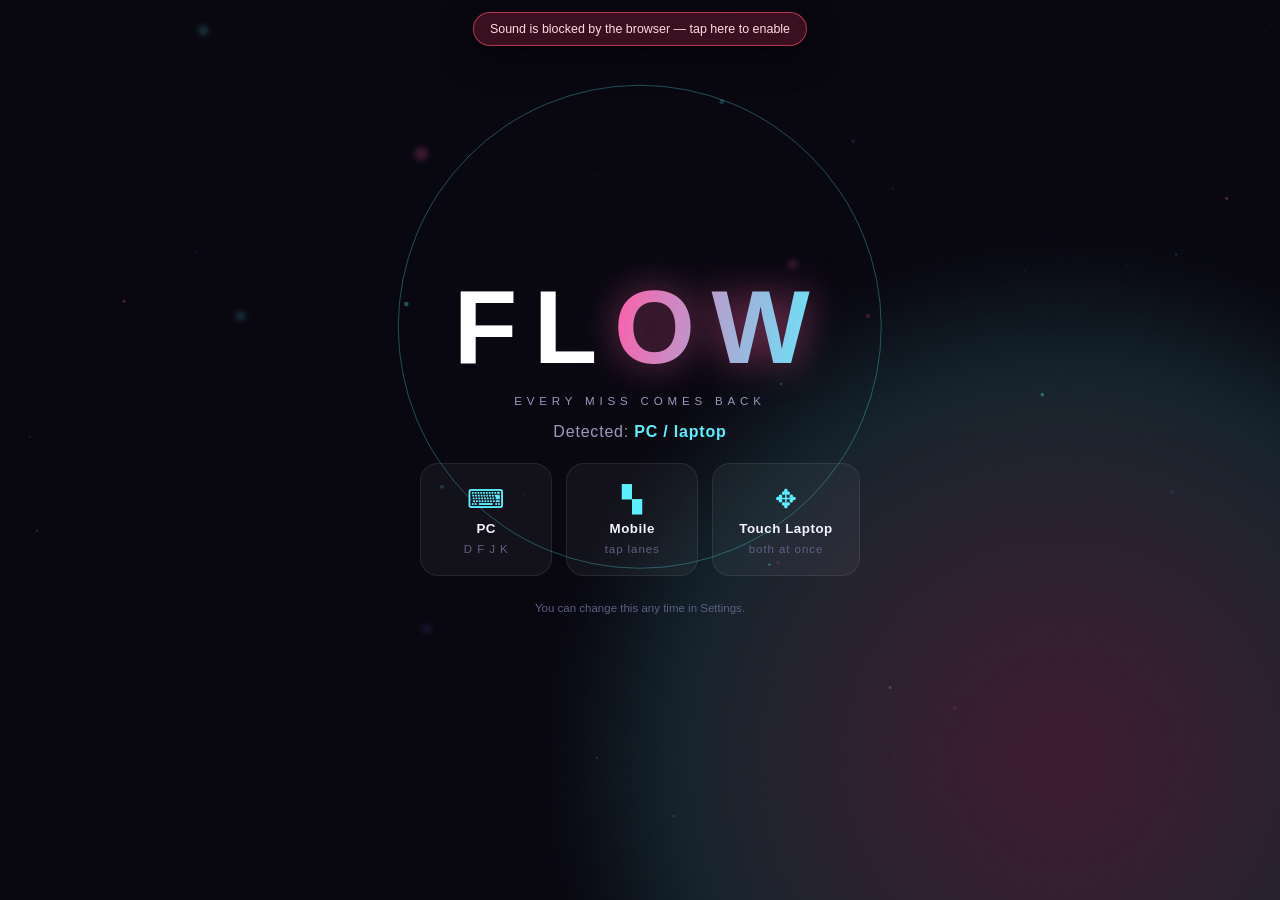
<file: index.html>
<!doctype html>
<html lang="en">
<head>
<meta charset="UTF-8" />
<meta name="viewport" content="width=device-width, initial-scale=1, maximum-scale=1, user-scalable=no, viewport-fit=cover" />
<title>FLOW — Rhythm Reimagined</title>
<meta name="theme-color" content="#07060f" />
<link rel="stylesheet" href="css/style.css" />
</head>
<body>

<div id="fx-layer">
  <canvas id="particle-canvas"></canvas>
  <div class="horizon-glow"></div>
  <div class="grain"></div>
</div>

<!-- ============ BOOT / DEVICE DETECT ============ -->
<section id="screen-boot" class="screen active">
  <div class="boot-content">
    <div class="logo-wrap">
      <h1 class="logo"><span class="logo-a">FL</span><span class="logo-b">OW</span></h1>
      <div class="logo-pulse-ring"></div>
    </div>
    <p class="tagline">every miss comes back</p>

    <div id="boot-detecting" class="boot-detecting">
      <div class="eq-loader"><i></i><i></i><i></i><i></i><i></i></div>
      <p>Reading your device…</p>
    </div>

    <div id="boot-result" class="boot-result hidden">
      <p class="boot-guess-line">Detected: <strong id="boot-guess">—</strong></p>
      <div class="boot-choices">
        <button class="choice-card" data-platform="pc">
          <span class="choice-icon">⌨</span>
          <span class="choice-name">PC</span>
          <small>D F J K</small>
        </button>
        <button class="choice-card" data-platform="mobile">
          <span class="choice-icon">▚</span>
          <span class="choice-name">Mobile</span>
          <small>tap lanes</small>
        </button>
        <button class="choice-card" data-platform="touch">
          <span class="choice-icon">✥</span>
          <span class="choice-name">Touch Laptop</span>
          <small>both at once</small>
        </button>
      </div>
      <p class="boot-hint">You can change this any time in Settings.</p>
    </div>
  </div>
</section>

<!-- ============ MAIN MENU ============ -->
<section id="screen-menu" class="screen">
  <div class="menu-disc" id="menu-disc"><div class="menu-disc-inner"></div></div>

  <header class="menu-header">
    <h1 class="logo tiny"><span class="logo-a">FL</span><span class="logo-b">OW</span></h1>
    <div class="header-actions">
      <button id="btn-settings" class="icon-btn" aria-label="Settings">⚙</button>
    </div>
  </header>

  <div class="menu-body">
    <nav class="mode-list" id="mode-list"></nav>
  </div>

  <footer class="menu-footer">
    <div id="last-played" class="last-played hidden">
      <img id="last-played-art" alt="" />
      <div>
        <div class="lp-label">CONTINUE</div>
        <div id="lp-title" class="lp-title"></div>
      </div>
      <button id="lp-go" class="lp-go">▸</button>
    </div>
    <span id="menu-platform-badge" class="badge"></span>
  </footer>
</section>

<!-- ============ SETTINGS ============ -->
<section id="screen-settings" class="screen">
  <div class="panel-header">
    <button class="back-btn" data-go="screen-menu">←</button>
    <h2>Settings</h2>
  </div>
  <div class="settings-list">
    <label class="setting-row">
      <span>Graphics quality<small>Auto watches your framerate and adapts</small></span>
      <select id="opt-quality">
        <option value="auto">Auto</option>
        <option value="low">Low — old laptops</option>
        <option value="medium">Medium</option>
        <option value="high">High</option>
      </select>
    </label>
    <label class="setting-row">
      <span>Control scheme</span>
      <select id="opt-platform">
        <option value="pc">PC / Keyboard</option>
        <option value="mobile">Mobile / Touch</option>
        <option value="touch">Touch Laptop</option>
      </select>
    </label>
    <label class="setting-row">
      <span>Resolution<small id="res-val">Auto</small><small>Lower = much faster on weak laptops</small></span>
      <input type="range" id="opt-render" min="0" max="150" step="5" value="0" />
    </label>
    <label class="setting-row">
      <span>Volume<small id="vol-val">85%</small></span>
      <input type="range" id="opt-volume" min="0" max="120" step="5" value="85" />
    </label>
    <label class="setting-row">
      <span>Screen shake</span>
      <input type="checkbox" id="opt-shake" checked />
    </label>
    <label class="setting-row">
      <span>Particles</span>
      <input type="checkbox" id="opt-particles" checked />
    </label>
    <label class="setting-row">
      <span>Note trails</span>
      <input type="checkbox" id="opt-trails" checked />
    </label>
    <label class="setting-row">
      <span>Echo Debt<small>Missed notes return later in the song</small></span>
      <input type="checkbox" id="opt-echo" checked />
    </label>
    <label class="setting-row">
      <span>Audio offset<small id="offset-val">0 ms</small></span>
      <input type="range" id="opt-offset" min="-200" max="200" step="5" value="0" />
    </label>
    <div class="setting-row diag">
      <span id="fps-readout">FPS —</span>
      <span id="tier-readout">tier —</span>
    </div>
  </div>
</section>

<!-- ============ SONG / CHAPTER SELECT ============ -->
<section id="screen-select" class="screen">
  <div class="panel-header">
    <button class="back-btn" data-go="screen-menu">←</button>
    <h2 id="select-title">Story Mode</h2>
  </div>
  <p id="select-desc" class="panel-desc"></p>
  <div id="select-grid" class="chapter-grid"></div>
</section>

<!-- ============ NARRATIVE ============ -->
<section id="screen-narrative" class="screen">
  <div class="narrative-wrap">
    <div id="narrative-art" class="narrative-art"><div class="na-ring"></div><div class="na-core"></div></div>
    <div class="narrative-box">
      <div id="narrative-speaker" class="narrative-speaker"></div>
      <p id="narrative-text" class="narrative-text"></p>
      <button id="narrative-continue" class="primary-btn">Continue ▸</button>
    </div>
  </div>
</section>

<!-- ============ YOUR MUSIC — big-picture library ============ -->
<section id="screen-library" class="screen">
  <div class="lib-top">
    <button class="back-btn" data-go="screen-menu">←</button>
    <div class="search-wrap">
      <span class="search-icon">⌕</span>
      <input id="library-search" type="search" placeholder="Search your music…" autocomplete="off" />
    </div>
    <div class="filter-chips" id="filter-chips">
      <button class="chip active" data-filter="all">All</button>
      <button class="chip" data-filter="title">Songs</button>
      <button class="chip" data-filter="artist">Artists</button>
    </div>
    <button id="btn-add-folder" class="ghost-btn small">Folder</button>
    <button id="btn-add-track" class="primary-btn small">＋ Add</button>
  </div>

  <div id="lib-hero" class="lib-hero hidden">
    <div class="hero-art-wrap">
      <img id="hero-art" alt="" />
      <div id="hero-glow" class="hero-glow"></div>
    </div>
    <div class="hero-info">
      <div id="hero-album" class="hero-album"></div>
      <h3 id="hero-title" class="hero-title"></h3>
      <div id="hero-artist" class="hero-artist"></div>
      <div id="hero-meta" class="hero-meta"></div>
      <div class="hero-actions">
        <button id="hero-play" class="primary-btn">▶ Play</button>
        <button id="hero-lyrics" class="ghost-btn small">Lyrics</button>
        <button id="hero-delete" class="ghost-btn small danger">Remove</button>
      </div>
    </div>
  </div>

  <div id="library-empty" class="library-empty">
    <div class="empty-art"></div>
    <p>Drag in songs — or a whole folder — and Flow reads each file's own title, artist and cover art, builds a chart from its waveform, and paints the stage with the cover's colours.<br><br>MP3 · M4A · FLAC · OGG · WAV</p>
    <button id="btn-streaming" class="streaming-link">Why can't I connect Spotify or Apple Music?</button>
  </div>

  <div id="library-grid" class="library-grid"></div>
  <div id="lib-count" class="lib-count"></div>

  <input type="file" id="file-batch" accept="audio/*,image/*,.lrc,.txt,.mp3,.m4a,.flac,.ogg,.opus,.wav" multiple class="hidden-input" />
  <input type="file" id="file-folder" webkitdirectory directory multiple class="hidden-input" />
</section>

<!-- ============ LYRICS EDITOR (no file needed) ============ -->
<div id="modal-lyrics" class="modal hidden">
  <div class="modal-card wide">
    <h3>Lyrics — <span id="lyr-song"></span></h3>
    <p class="modal-note">
      Paste lyrics straight in, or fetch timed lyrics from LRCLIB (a free, open
      lyrics database — no account needed). Timestamped <code>[mm:ss.xx]</code>
      lines scroll in sync; plain text is spread evenly across the song.
    </p>
    <div class="lyr-actions">
      <button id="lyr-fetch" class="primary-btn small">⌕ Find lyrics online</button>
      <span id="lyr-status" class="lyr-status"></span>
    </div>
    <textarea id="lyr-text" class="lyr-text" spellcheck="false"
      placeholder="[00:12.50]Paste or type lyrics here&#10;[00:15.00]Timestamps are optional"></textarea>
    <div class="modal-actions">
      <button id="lyr-clear" class="ghost-btn small danger">Clear</button>
      <button id="lyr-cancel" class="ghost-btn">Cancel</button>
      <button id="lyr-save" class="primary-btn">Save lyrics</button>
    </div>
  </div>
</div>

<div id="drop-overlay" class="drop-overlay hidden">
  <div class="drop-inner">
    <div class="drop-icon">♪</div>
    <div class="drop-title">Drop songs or a whole folder</div>
    <div class="drop-sub">Cover art and titles are read from the files themselves</div>
  </div>
</div>

<button id="audio-blocked" class="audio-blocked hidden">Sound is blocked by the browser — tap here to enable</button>

<div id="import-toast" class="import-toast hidden">
  <div class="it-bar"><i id="it-fill"></i></div>
  <div id="it-text" class="it-text">Importing…</div>
</div>

<div id="error-toast" class="error-toast hidden">
  <div id="error-text"></div>
  <button id="error-close">✕</button>
</div>

<!-- ============ STREAMING MODAL ============ -->
<div id="modal-connect" class="modal hidden">
  <div class="modal-card">
    <h3>Spotify / Apple Music</h3>
    <p class="modal-note">
      Full-track playback from either service needs a registered developer app,
      OAuth secrets held on a server, and a paid account — none of which can be
      shipped safely inside a downloadable client. The workaround other sites use
      is searching by song name, which is exactly the "random artist, same title"
      mess you didn't want.
    </p>
    <ul class="modal-list">
      <li><b>Working path:</b> <strong>Your Music</strong> imports any file you own. Exact song, exact cover, works offline.</li>
      <li><b>If you host a backend:</b> add your credentials in <code>js/streaming-config.js</code> and set <code>ENABLED = true</code> — the hooks are already wired in <code>js/streaming.js</code>.</li>
    </ul>
    <div class="modal-actions"><button id="connect-close" class="primary-btn">Got it</button></div>
  </div>
</div>

<!-- ============ GAME ============ -->
<section id="screen-game" class="screen">
  <canvas id="game-canvas"></canvas>
  <div id="game-flash" class="game-flash"></div>
  <div id="game-vignette"></div>

  <div class="hud-top">
    <div class="hud-left">
      <div id="hud-score">0</div>
      <div id="hud-mode-chip" class="mode-chip"></div>
    </div>
    <div id="album-corner" class="album-corner hidden">
      <img id="album-corner-img" alt="" />
      <div class="album-corner-text">
        <div id="album-corner-title"></div>
        <div id="album-corner-artist"></div>
      </div>
    </div>
    <button id="btn-pause" class="icon-btn">❚❚</button>
  </div>

  <div class="hud-combo-wrap">
    <div id="hud-combo" class="hud-combo hidden"><b id="combo-num">0</b><small>COMBO</small></div>
  </div>

  <div class="flow-rail">
    <div id="flow-meter" class="flow-meter"><div id="flow-fill" class="flow-fill"></div></div>
    <div class="flow-label">FLOW</div>
    <div id="echo-debt" class="echo-debt hidden">ECHO ×<b id="echo-count">0</b></div>
  </div>

  <div id="ghost-hud" class="ghost-hud hidden">
    <span>GHOST</span><b id="ghost-score">0</b>
    <div id="ghost-delta" class="ghost-delta"></div>
  </div>

  <div id="lyrics-panel" class="lyrics-panel hidden">
    <div class="lyrics-fade-top"></div>
    <div id="lyrics-scroll" class="lyrics-scroll"></div>
    <div class="lyrics-fade-bottom"></div>
  </div>

  <div id="touch-lanes" class="touch-lanes hidden"></div>

  <div id="combo-wash" class="combo-wash"></div>
  <div id="judge-float" class="judge-float"></div>
  <div id="judgement-pop" class="judgement-pop"></div>
  <div id="event-banner" class="event-banner"></div>

  <div id="pause-overlay" class="modal hidden">
    <div class="modal-card">
      <h3>Paused</h3>
      <div class="modal-actions vertical">
        <button id="btn-resume" class="primary-btn">Resume</button>
        <button id="btn-restart" class="ghost-btn">Restart</button>
        <button id="btn-quit" class="ghost-btn">Quit</button>
      </div>
    </div>
  </div>
</section>

<!-- ============ RESULTS ============ -->
<section id="screen-results" class="screen">
  <div class="results-wrap">
    <div id="results-sub" class="results-sub"></div>
    <h2 id="results-title">Complete</h2>
    <div class="results-grade-wrap">
      <div class="grade-burst"></div>
      <div class="results-grade" id="results-grade">S</div>
    </div>
    <div class="results-stats">
      <div><span id="stat-score">0</span><small>SCORE</small></div>
      <div><span id="stat-combo">0</span><small>MAX COMBO</small></div>
      <div><span id="stat-accuracy">0%</span><small>ACCURACY</small></div>
    </div>
    <div class="results-breakdown">
      <div class="judge-row perfect"><span>Perfect</span><i id="bar-perfect"></i><span id="j-perfect">0</span></div>
      <div class="judge-row great"><span>Great</span><i id="bar-great"></i><span id="j-great">0</span></div>
      <div class="judge-row good"><span>Good</span><i id="bar-good"></i><span id="j-good">0</span></div>
      <div class="judge-row miss"><span>Miss</span><i id="bar-miss"></i><span id="j-miss">0</span></div>
    </div>
    <div id="results-extra" class="results-extra"></div>
    <div class="modal-actions center">
      <button id="results-retry" class="ghost-btn">Retry</button>
      <button id="results-continue" class="primary-btn">Continue</button>
    </div>
  </div>
</section>

<script src="js/vendor/three.min.js"></script>
<script src="js/device.js"></script>
<script src="js/tags.js"></script>
<script src="js/persist.js"></script>
<script src="js/color.js"></script>
<script src="js/audio-engine.js"></script>
<script src="js/composer.js"></script>
<script src="js/story-data.js"></script>
<script src="js/modes.js"></script>
<script src="js/ghost.js"></script>
<script src="js/streaming-config.js"></script>
<script src="js/streaming.js"></script>
<script src="js/library.js"></script>
<script src="js/lyrics.js"></script>
<script src="js/vfx.js"></script>
<script src="js/game.js"></script>
<script src="js/main.js"></script>
</body>
</html>
</file>
<file: css/style.css>
/* ============================================================
   FLOW — visual system
   Palette is driven by CSS vars so album art can retint the
   entire UI at runtime (see js/color.js applyPalette).
   ============================================================ */
:root{
  --bg: #07060f;
  --bg2: #0e0c1e;
  --p1: #7c5cff;   /* primary   */
  --p2: #ff5ca8;   /* secondary */
  --p3: #5cf0ff;   /* accent    */
  --text: #f4f3ff;
  --dim: #9b98be;
  --dimmer: #625f85;
  --card: rgba(255,255,255,.045);
  --line: rgba(255,255,255,.08);
  --miss: #ff5470;
  --safe-t: env(safe-area-inset-top, 0px);
  --safe-b: env(safe-area-inset-bottom, 0px);
  --safe-l: env(safe-area-inset-left, 0px);
  --safe-r: env(safe-area-inset-right, 0px);
}

*{ box-sizing:border-box; -webkit-tap-highlight-color:transparent; }
html,body{
  margin:0; height:100%; overflow:hidden; background:var(--bg); color:var(--text);
  font-family:-apple-system,BlinkMacSystemFont,"Segoe UI",Roboto,Inter,sans-serif;
  touch-action:none; user-select:none; -webkit-user-select:none;
}
button,select,input{ font-family:inherit; color:inherit; }
.hidden{ display:none !important; }

/* ---------- ambient FX layer (behind every menu screen) ---------- */
#fx-layer{ position:fixed; inset:0; z-index:0; pointer-events:none; overflow:hidden; }
#particle-canvas{ position:absolute; inset:0; width:100%; height:100%; }
.horizon-glow{
  position:absolute; right:-22vmax; bottom:-28vmax; width:78vmax; height:78vmax; border-radius:50%;
  background:radial-gradient(circle,
    color-mix(in srgb, var(--p2) 22%, transparent),
    color-mix(in srgb, var(--p3) 12%, transparent) 55%, transparent 72%);
  filter:blur(24px);
  animation:horizonBreathe 160s ease-in-out infinite alternate;
}
@keyframes horizonBreathe{
  0%{ transform:scale(1) translate(0,0); filter:blur(24px) hue-rotate(0deg); }
  100%{ transform:scale(1.12) translate(-4vmax,-3vmax); filter:blur(30px) hue-rotate(38deg); }
}
.grain{
  position:absolute; inset:0; opacity:.03;
  background-image:url("data:image/svg+xml;utf8,<svg xmlns='http://www.w3.org/2000/svg' width='120' height='120'><filter id='n'><feTurbulence type='fractalNoise' baseFrequency='.9' numOctaves='3'/></filter><rect width='120' height='120' filter='url(%23n)'/></svg>");
}
body.in-game #fx-layer{ display:none; }

/* ---------- screens ---------- */
.screen{
  position:fixed; inset:0; display:none; flex-direction:column; z-index:1;
  padding:var(--safe-t) var(--safe-r) var(--safe-b) var(--safe-l);
}
.screen.active{ display:flex; animation:screenIn .5s cubic-bezier(.2,.9,.25,1); }
@keyframes screenIn{
  from{ opacity:0; transform:translateY(18px) scale(.985); filter:blur(6px); }
  to{ opacity:1; transform:none; filter:none; }
}

/* ---------- logo ---------- */
.logo-wrap{ position:relative; display:inline-block; }
.logo{
  font-size:clamp(3.4rem,13vw,6.5rem); margin:0; font-weight:900; letter-spacing:.16em;
  line-height:1;
}
.logo .logo-a{ color:#fff; }
.logo .logo-b{
  background:linear-gradient(100deg,var(--p2),var(--p3));
  -webkit-background-clip:text; background-clip:text; color:transparent;
  filter:drop-shadow(0 0 18px color-mix(in srgb, var(--p2) 55%, transparent));
}
.logo.tiny{ font-size:1.35rem; letter-spacing:.22em; }
.logo-pulse-ring{
  position:absolute; left:50%; top:50%; width:130%; aspect-ratio:1; translate:-50% -50%;
  border:1px solid color-mix(in srgb, var(--p3) 30%, transparent); border-radius:50%;
  animation:ringPulse 4.5s ease-out infinite;
}
@keyframes ringPulse{
  0%{ transform:scale(.55); opacity:0; }
  25%{ opacity:.55; }
  100%{ transform:scale(1.5); opacity:0; }
}

/* ---------- boot ---------- */
#screen-boot{ align-items:center; justify-content:center; text-align:center; }
.boot-content{ padding:24px; max-width:760px; }
.tagline{ color:var(--dim); letter-spacing:.42em; font-size:.72rem; text-transform:uppercase; margin-top:1rem; }
.eq-loader{ display:flex; gap:5px; justify-content:center; height:34px; align-items:flex-end; margin:2rem 0 .6rem; }
.eq-loader i{ width:4px; background:linear-gradient(180deg,var(--p3),var(--p1)); border-radius:2px; animation:eq 1s ease-in-out infinite; }
.eq-loader i:nth-child(1){ animation-delay:0s } .eq-loader i:nth-child(2){ animation-delay:.12s }
.eq-loader i:nth-child(3){ animation-delay:.24s } .eq-loader i:nth-child(4){ animation-delay:.36s }
.eq-loader i:nth-child(5){ animation-delay:.48s }
@keyframes eq{ 0%,100%{ height:8px; opacity:.5 } 50%{ height:32px; opacity:1 } }
.boot-detecting p{ color:var(--dimmer); font-size:.85rem; letter-spacing:.12em; }
.boot-guess-line{ color:var(--dim); letter-spacing:.05em; margin-bottom:1.4rem; }
.boot-guess-line strong{ color:var(--p3); }
.boot-choices{ display:flex; gap:14px; flex-wrap:wrap; justify-content:center; }
.choice-card{
  background:var(--card); border:1px solid var(--line); border-radius:18px; cursor:pointer;
  padding:20px 26px; min-width:132px; display:flex; flex-direction:column; align-items:center; gap:7px;
  transition:transform .22s cubic-bezier(.2,.9,.25,1), background .22s, box-shadow .22s, border-color .22s;
  animation:cardRise .5s backwards cubic-bezier(.2,.9,.25,1);
}
.choice-card:nth-child(2){ animation-delay:.07s } .choice-card:nth-child(3){ animation-delay:.14s }
@keyframes cardRise{ from{ opacity:0; transform:translateY(20px) } }
.choice-card:hover,.choice-card:active{
  transform:translateY(-6px); background:color-mix(in srgb, var(--p1) 16%, transparent);
  border-color:color-mix(in srgb, var(--p1) 45%, transparent);
  box-shadow:0 16px 40px color-mix(in srgb, var(--p1) 24%, transparent);
}
.choice-icon{ font-size:1.6rem; color:var(--p3); }
.choice-name{ font-weight:700; letter-spacing:.04em; }
.choice-card small{ color:var(--dimmer); font-size:.72rem; letter-spacing:.08em; }
.boot-hint{ color:var(--dimmer); font-size:.72rem; margin-top:1.6rem; }

/* ---------- menu ---------- */
#screen-menu{ overflow:hidden; }
.menu-disc{
  position:absolute; right:-12vmin; top:50%; translate:0 -50%;
  width:min(54vh,50vw); aspect-ratio:1; border-radius:50%; opacity:.14; pointer-events:none;
  background:conic-gradient(from 0deg, var(--p1), var(--p2), var(--p3), var(--p1));
  filter:blur(14px); animation:discSpin 46s linear infinite;
  mask:radial-gradient(circle, transparent 22%, #000 24%, #000 74%, transparent 76%);
  -webkit-mask:radial-gradient(circle, transparent 22%, #000 24%, #000 74%, transparent 76%);
  transition:background .9s ease;
}
.menu-disc-inner{
  position:absolute; inset:16%; border-radius:50%;
  border:1px solid rgba(255,255,255,.12);
  animation:discSpin 30s linear infinite reverse;
}
@keyframes discSpin{ to{ transform:rotate(360deg) } }
@media (max-width:720px){ .menu-disc{ opacity:.22; right:-24vmin; } }

.menu-header{ display:flex; align-items:center; justify-content:space-between; padding:18px 22px; }
.icon-btn{
  background:var(--card); border:1px solid var(--line); width:42px; height:42px; border-radius:50%;
  font-size:1rem; cursor:pointer; transition:transform .18s, background .18s;
}
.icon-btn:hover{ background:color-mix(in srgb, var(--p1) 20%, transparent); }
.icon-btn:active{ transform:scale(.9); }

.menu-body{ flex:1; display:flex; align-items:center; padding:0 22px; min-height:0; }
.mode-list{ display:flex; flex-direction:column; gap:2px; width:100%; max-width:420px; overflow-y:auto; max-height:100%; padding:6px 0; }
.mode-list::-webkit-scrollbar{ width:0 }

.mode-item{
  background:none; border:none; text-align:left; cursor:pointer; padding:9px 14px 9px 16px;
  border-radius:12px; position:relative; display:block; width:100%;
  transition:background .2s, transform .2s, padding-left .2s;
  animation:itemIn .5s backwards cubic-bezier(.2,.9,.25,1);
}
@keyframes itemIn{ from{ opacity:0; transform:translateX(-16px) } }
.mode-item::before{
  content:""; position:absolute; left:0; top:50%; translate:0 -50%; width:2px; height:0;
  background:linear-gradient(180deg,var(--p3),var(--p2)); border-radius:2px; transition:height .25s ease;
}
.mode-item .mi-name{
  display:block; font-size:1.12rem; font-weight:700; color:var(--dim); letter-spacing:.03em;
  transition:color .2s, text-shadow .2s;
}
.mode-item .mi-sub{
  display:block; font-size:.66rem; letter-spacing:.16em; color:var(--dimmer);
  text-transform:uppercase; margin-top:2px; font-variant-numeric:tabular-nums;
}
.mode-item:hover,.mode-item:focus-visible,.mode-item.focused{
  background:linear-gradient(90deg, color-mix(in srgb, var(--p1) 14%, transparent), transparent);
  padding-left:22px; outline:none;
}
.mode-item:hover::before,.mode-item.focused::before{ height:62%; }
.mode-item:hover .mi-name,.mode-item.focused .mi-name{
  color:#fff; text-shadow:0 0 20px color-mix(in srgb, var(--p2) 70%, transparent);
  animation:focusBreathe 3.4s ease-in-out infinite;
}
@keyframes focusBreathe{ 0%,100%{ opacity:1 } 50%{ opacity:.86 } }
.mode-item.group-gap{ margin-top:14px; }
.mode-item.locked{ opacity:.35; cursor:not-allowed; }
.mode-item .mi-tag{
  position:absolute; right:14px; top:50%; translate:0 -50%; font-size:.58rem; letter-spacing:.14em;
  padding:3px 8px; border-radius:20px; border:1px solid var(--line); color:var(--p3);
}

.menu-footer{ padding:0 22px 18px; display:flex; align-items:center; gap:12px; flex-wrap:wrap; }
.last-played{
  display:flex; align-items:center; gap:10px; background:var(--card); border:1px solid var(--line);
  border-radius:14px; padding:7px 10px; animation:cardRise .6s backwards;
}
.last-played img{ width:36px; height:36px; border-radius:8px; object-fit:cover; }
.lp-label{ font-size:.55rem; letter-spacing:.2em; color:var(--dimmer); }
.lp-title{ font-size:.82rem; font-weight:600; max-width:170px; overflow:hidden; text-overflow:ellipsis; white-space:nowrap; }
.lp-go{ background:none; border:none; color:var(--p3); font-size:1.1rem; cursor:pointer; padding:4px 6px; }
.badge{
  background:var(--card); border:1px solid var(--line); border-radius:20px;
  padding:5px 14px; font-size:.68rem; color:var(--dimmer); letter-spacing:.06em; margin-left:auto;
}

/* ---------- panels ---------- */
.panel-header{ display:flex; align-items:center; gap:14px; padding:20px 22px 8px; }
.panel-header h2{ margin:0; font-size:1.3rem; letter-spacing:.04em; }
.panel-desc{ margin:0 22px 14px; color:var(--dimmer); font-size:.8rem; max-width:640px; line-height:1.5; }
.back-btn{
  background:var(--card); border:1px solid var(--line); width:38px; height:38px; border-radius:50%;
  cursor:pointer; font-size:1rem; transition:transform .18s, background .18s;
}
.back-btn:hover{ background:color-mix(in srgb, var(--p1) 20%, transparent); }
.back-btn:active{ transform:scale(.9) }

.settings-list{ padding:0 22px 22px; display:flex; flex-direction:column; gap:10px; overflow-y:auto; }
.setting-row{
  display:flex; align-items:center; justify-content:space-between; gap:14px;
  background:var(--card); border:1px solid var(--line); padding:14px 16px; border-radius:14px;
}
.setting-row span{ display:flex; flex-direction:column; gap:3px; font-size:.92rem; }
.setting-row small{ color:var(--dimmer); font-size:.7rem; font-weight:400; }
.setting-row select{ background:#17152c; border:1px solid var(--line); border-radius:9px; padding:7px 10px; }
.setting-row input[type=checkbox]{ width:20px; height:20px; accent-color:var(--p1); flex-shrink:0; }
.setting-row input[type=range]{ accent-color:var(--p1); width:140px; }
.setting-row.diag{ color:var(--dimmer); font-size:.72rem; letter-spacing:.1em; justify-content:space-around; }

/* ---------- chapter / song grid ---------- */
.chapter-grid{
  flex:1; overflow-y:auto; padding:4px 22px 22px; display:grid; gap:14px;
  grid-template-columns:repeat(auto-fill,minmax(212px,1fr)); align-content:start;
}
.chapter-card{
  border-radius:18px; padding:16px; min-height:158px; cursor:pointer; position:relative; overflow:hidden;
  border:1px solid var(--line); display:flex; flex-direction:column; justify-content:flex-end;
  transition:transform .25s cubic-bezier(.2,.9,.25,1), box-shadow .25s;
  animation:cardRise .5s backwards cubic-bezier(.2,.9,.25,1); color:#fff;
}
.chapter-card::after{
  content:""; position:absolute; inset:0;
  background:linear-gradient(180deg, transparent 35%, rgba(0,0,0,.62));
}
.chapter-card > *{ position:relative; z-index:1; }
.chapter-card:hover,.chapter-card:active{ transform:translateY(-6px) scale(1.015); box-shadow:0 20px 46px rgba(0,0,0,.5); }
.chapter-card .cc-shine{
  position:absolute; inset:0; z-index:0; opacity:0;
  background:linear-gradient(115deg,transparent 40%,rgba(255,255,255,.22) 50%,transparent 60%);
  transition:opacity .3s; transform:translateX(-60%);
}
.chapter-card:hover .cc-shine{ opacity:1; animation:shine 1.1s ease forwards; }
@keyframes shine{ to{ transform:translateX(60%) } }
.cc-num{ position:absolute; top:14px; left:16px; font-size:.6rem; letter-spacing:.2em; opacity:.85; z-index:1; }
.cc-title{ font-weight:800; font-size:1.14rem; letter-spacing:.01em; }
.cc-meta{ font-size:.7rem; opacity:.85; letter-spacing:.1em; margin-top:3px; }
.cc-best{ font-size:.66rem; opacity:.9; margin-top:6px; letter-spacing:.08em; }
.cc-grade{
  position:absolute; top:12px; right:14px; z-index:1; font-weight:900; font-size:1.5rem;
  text-shadow:0 2px 14px rgba(0,0,0,.5);
}

/* ---------- narrative ---------- */
#screen-narrative{ align-items:center; justify-content:center; }
.narrative-wrap{ width:min(720px,92vw); display:flex; flex-direction:column; align-items:center; gap:22px; }
.narrative-art{ position:relative; width:150px; height:150px; animation:floatY 4s ease-in-out infinite; }
.na-core{
  position:absolute; inset:12%; border-radius:50%;
  background:radial-gradient(circle at 35% 30%, var(--p3), var(--p1) 55%, var(--p2));
  filter:blur(1px); box-shadow:0 0 60px color-mix(in srgb, var(--p1) 60%, transparent);
  animation:corePulse 3s ease-in-out infinite;
}
.na-ring{
  position:absolute; inset:0; border-radius:50%; border:1px solid color-mix(in srgb, var(--p3) 40%, transparent);
  animation:ringPulse 3.4s ease-out infinite;
}
@keyframes corePulse{ 0%,100%{ transform:scale(1) } 50%{ transform:scale(1.07) } }
@keyframes floatY{ 0%,100%{ transform:translateY(0) } 50%{ transform:translateY(-12px) } }
.narrative-box{ background:var(--card); border:1px solid var(--line); border-radius:20px; padding:24px; width:100%; backdrop-filter:blur(8px); }
.narrative-speaker{ font-weight:700; color:var(--p3); margin-bottom:8px; letter-spacing:.16em; font-size:.72rem; text-transform:uppercase; }
.narrative-text{ min-height:74px; line-height:1.65; margin:0 0 16px; font-size:1.02rem; }
.narrative-text .caret{ display:inline-block; width:2px; height:1em; background:var(--p3); vertical-align:-2px; animation:blink .8s steps(1) infinite; }
@keyframes blink{ 50%{ opacity:0 } }

/* ---------- buttons ---------- */
.primary-btn{
  background:linear-gradient(115deg,var(--p1),var(--p2)); border:none; color:#fff;
  padding:13px 24px; border-radius:13px; font-weight:700; cursor:pointer; letter-spacing:.03em;
  transition:transform .16s, box-shadow .16s, filter .16s; position:relative; overflow:hidden;
}
.primary-btn:hover{ box-shadow:0 10px 30px color-mix(in srgb, var(--p1) 40%, transparent); filter:brightness(1.08); }
.primary-btn:active{ transform:scale(.96) }
.primary-btn.small{ padding:9px 16px; font-size:.85rem }
.ghost-btn{
  background:transparent; border:1px solid var(--line); padding:13px 24px; border-radius:13px; cursor:pointer;
  transition:background .16s, transform .16s;
}
.ghost-btn:hover{ background:var(--card) }
.ghost-btn:active{ transform:scale(.96) }

/* ---------- library ---------- */
.library-toolbar{ display:flex; gap:10px; padding:0 22px 14px; }
.search-wrap{ flex:1; position:relative; display:flex; align-items:center; }
.search-icon{ position:absolute; left:14px; color:var(--dimmer); font-size:1.05rem; }
#library-search{
  width:100%; background:var(--card); border:1px solid var(--line); border-radius:13px;
  padding:12px 14px 12px 38px; font-size:.95rem; transition:border-color .2s, background .2s;
}
#library-search:focus{ outline:none; border-color:color-mix(in srgb, var(--p1) 55%, transparent); background:rgba(255,255,255,.07); }
.library-empty{ text-align:center; color:var(--dimmer); padding:36px 30px; max-width:460px; margin:0 auto; font-size:.88rem; line-height:1.6; }
.empty-art{
  width:86px; height:86px; margin:0 auto 18px; border-radius:20px;
  background:conic-gradient(from 0deg,var(--p1),var(--p2),var(--p3),var(--p1));
  animation:discSpin 20s linear infinite; opacity:.5;
  mask:radial-gradient(circle,transparent 26%,#000 28%);
  -webkit-mask:radial-gradient(circle,transparent 26%,#000 28%);
}
.streaming-link{
  background:none; border:none; color:var(--dimmer); font-size:.72rem; letter-spacing:.06em;
  text-decoration:underline; text-underline-offset:3px; cursor:pointer; padding:2px 22px 12px; text-align:left;
  align-self:flex-start;
}
.streaming-link:hover{ color:var(--p3); }
.hidden-input{ display:none }

/* ---------- modal ---------- */
.modal{
  position:fixed; inset:0; background:rgba(4,3,10,.72); backdrop-filter:blur(8px);
  display:flex; align-items:center; justify-content:center; z-index:60; padding:16px;
  animation:fadeIn .25s ease;
}
@keyframes fadeIn{ from{ opacity:0 } }
.modal.hidden{ display:none }
.modal-card{
  background:var(--bg2); border:1px solid var(--line); border-radius:22px; padding:24px;
  width:min(460px,94vw); max-height:88vh; overflow-y:auto;
  animation:modalIn .32s cubic-bezier(.2,.9,.25,1);
}
@keyframes modalIn{ from{ opacity:0; transform:translateY(24px) scale(.96) } }
.modal-card h3{ margin:0 0 16px; letter-spacing:.02em }
.modal-note{ color:var(--dim); font-size:.86rem; line-height:1.6 }
.modal-list{ font-size:.83rem; color:var(--dim); line-height:1.7; padding-left:1.1em }
.modal-list b{ color:var(--p3) }
code{ background:rgba(255,255,255,.08); padding:1px 6px; border-radius:5px; font-size:.85em }
.upload-row{
  width:100%; text-align:left; background:var(--card); border:1px solid var(--line);
  padding:14px; border-radius:12px; margin-bottom:9px; cursor:pointer; display:flex; gap:11px; align-items:center;
  transition:background .18s, border-color .18s;
}
.upload-row:hover{ background:rgba(255,255,255,.07); border-color:color-mix(in srgb, var(--p1) 40%, transparent) }
.upload-row b{ font-size:1.1rem }
.upload-row span{ font-size:.88rem; overflow:hidden; text-overflow:ellipsis; white-space:nowrap }
.art-preview-wrap{ text-align:center; margin-bottom:12px }
.art-preview-wrap img{ width:110px; height:110px; object-fit:cover; border-radius:16px; box-shadow:0 12px 34px rgba(0,0,0,.5) }
.art-swatches{ display:flex; gap:6px; justify-content:center; margin-top:9px }
.art-swatches i{ width:26px; height:8px; border-radius:5px; animation:cardRise .4s backwards }
.field{ display:block; margin-bottom:11px }
.field span{ display:block; font-size:.72rem; color:var(--dimmer); margin-bottom:5px; letter-spacing:.1em; text-transform:uppercase }
.field input{ width:100%; background:var(--card); border:1px solid var(--line); padding:11px 13px; border-radius:11px }
.field input:focus{ outline:none; border-color:color-mix(in srgb, var(--p1) 55%, transparent) }
.modal-actions{ display:flex; gap:10px; justify-content:flex-end; margin-top:16px }
.modal-actions.vertical{ flex-direction:column }
.modal-actions.center{ justify-content:center }

/* ---------- game ---------- */
#screen-game{ padding:0; background:#000 }
#game-canvas{ position:absolute; inset:0; width:100%; height:100%; display:block }
#game-vignette{ position:absolute; inset:0; pointer-events:none; box-shadow:inset 0 0 190px rgba(0,0,0,.8) }
.game-flash{
  position:absolute; inset:0; pointer-events:none; opacity:0; z-index:3;
  background:radial-gradient(ellipse at 50% 96%, var(--flash-color,#fff), transparent 46%);
}
.game-flash.fire{ animation:flashFire .3s ease-out }
@keyframes flashFire{ 0%{ opacity:.28 } 100%{ opacity:0 } }

.hud-top{
  position:absolute; top:calc(var(--safe-t) + 12px); left:0; right:0; z-index:6;
  display:flex; align-items:flex-start; justify-content:space-between; padding:0 16px; pointer-events:none;
}
.hud-top .icon-btn{ pointer-events:auto }
.hud-left{ display:flex; flex-direction:column; gap:5px }
#hud-score{
  font-size:1.75rem; font-weight:800; font-variant-numeric:tabular-nums; line-height:1;
  text-shadow:0 0 22px color-mix(in srgb, var(--p1) 80%, transparent);
}
#hud-score.bump{ animation:scoreBump .22s ease-out }
@keyframes scoreBump{ 0%{ transform:scale(1.16) } 100%{ transform:scale(1) } }
.mode-chip{
  font-size:.56rem; letter-spacing:.18em; color:var(--p3); text-transform:uppercase;
  border:1px solid color-mix(in srgb, var(--p3) 35%, transparent); border-radius:20px; padding:2px 9px; align-self:flex-start;
}
.album-corner{
  display:flex; align-items:center; gap:9px; background:rgba(0,0,0,.4); border-radius:14px;
  padding:6px 11px; backdrop-filter:blur(6px); border:1px solid var(--line); pointer-events:none;
}
.album-corner img{ width:36px; height:36px; border-radius:9px; object-fit:cover }
.album-corner-text{ font-size:.7rem; line-height:1.25; max-width:130px }
#album-corner-title{ font-weight:700; white-space:nowrap; overflow:hidden; text-overflow:ellipsis }
#album-corner-artist{ color:var(--dim); white-space:nowrap; overflow:hidden; text-overflow:ellipsis }

.hud-combo-wrap{ position:absolute; left:0; right:0; top:16%; display:flex; justify-content:center; z-index:5; pointer-events:none }
.hud-combo{ text-align:center; line-height:1; --combo-scale:1 }
.hud-combo b{
  display:block; font-weight:900; font-variant-numeric:tabular-nums;
  font-size:calc(3.2rem * var(--combo-scale));
  background:linear-gradient(180deg,#fff,var(--p2)); -webkit-background-clip:text; background-clip:text; color:transparent;
  filter:drop-shadow(0 0 calc(22px * var(--combo-scale)) color-mix(in srgb, var(--p2) 70%, transparent));
  transition:font-size .35s cubic-bezier(.2,.9,.25,1);
}
.hud-combo small{ display:block; margin-top:6px; font-size:.6rem; letter-spacing:.42em; color:var(--dim) }
/* every increment punches, not just milestones */
.hud-combo.pulse b{ animation:comboPulse .2s cubic-bezier(.16,1.02,.3,1) }
@keyframes comboPulse{ 0%{ transform:scale(1.32) } 55%{ transform:scale(.95) } 100%{ transform:scale(1) } }
.hud-combo.milestone b{ animation:comboMile .75s cubic-bezier(.16,1.02,.3,1) }
@keyframes comboMile{
  0%{ transform:scale(2.1); filter:drop-shadow(0 0 70px var(--p3)) }
  40%{ transform:scale(.94) }
  100%{ transform:scale(1) }
}

.flow-rail{ position:absolute; left:16px; top:calc(var(--safe-t) + 72px); z-index:6; display:flex; flex-direction:column; gap:6px; pointer-events:none }
.flow-meter{
  width:120px; height:9px; background:rgba(255,255,255,.09); border-radius:8px; overflow:hidden;
  border:1px solid var(--line); position:relative;
}
.flow-fill{
  height:100%; width:0%; background:linear-gradient(90deg,var(--p3),var(--p2)); position:relative;
  transition:width .42s cubic-bezier(.2,.9,.25,1);   /* fills smoothly, never snaps */
}
.flow-fill::after{
  content:""; position:absolute; right:0; top:0; bottom:0; width:8px;
  background:#fff; opacity:.55; filter:blur(3px);
}
.flow-meter.near{ animation:flowNear 1.6s ease-in-out infinite }
@keyframes flowNear{ 0%,100%{ box-shadow:0 0 6px color-mix(in srgb,var(--p3) 55%,transparent) } 50%{ box-shadow:0 0 18px var(--p3) } }
.flow-meter.maxed{ animation:flowGlow .9s ease-in-out infinite }
@keyframes flowGlow{ 0%,100%{ box-shadow:0 0 16px var(--p3) } 50%{ box-shadow:0 0 34px var(--p2), 0 0 60px var(--p3) } }
.flow-label{ font-size:.52rem; letter-spacing:.34em; color:var(--dimmer) }
.echo-debt{ font-size:.6rem; letter-spacing:.16em; color:var(--miss); animation:echoWarn 1.4s ease-in-out infinite }
@keyframes echoWarn{ 0%,100%{ opacity:.6 } 50%{ opacity:1 } }
.echo-debt.bump{ animation:echoBump .42s cubic-bezier(.16,1.02,.3,1) }
@keyframes echoBump{
  0%{ transform:scale(1.7); color:#fff; text-shadow:0 0 20px var(--miss) }
  100%{ transform:scale(1); color:var(--miss) }
}

.ghost-hud{
  position:absolute; right:16px; top:calc(var(--safe-t) + 76px); z-index:6; text-align:right;
  font-size:.62rem; letter-spacing:.2em; color:rgba(255,255,255,.45); pointer-events:none;
}
.ghost-hud b{ display:block; font-size:1.05rem; letter-spacing:0; font-variant-numeric:tabular-nums }
.ghost-delta{ font-size:.7rem; letter-spacing:0; margin-top:2px }
.ghost-delta.ahead{ color:#5cff9d } .ghost-delta.behind{ color:var(--miss) }

/* lyrics — right side */
.lyrics-panel{
  position:absolute; top:0; right:0; bottom:0; width:min(280px,26vw); z-index:4;
  padding:0 20px 0 26px; overflow:hidden; display:flex; align-items:center; pointer-events:none;
  background:linear-gradient(90deg,transparent,rgba(5,4,14,.6) 34%);
  mask:linear-gradient(180deg,transparent,#000 18%,#000 82%,transparent);
  -webkit-mask:linear-gradient(180deg,transparent,#000 18%,#000 82%,transparent);
}
.lyrics-scroll{ display:flex; flex-direction:column; gap:15px; width:100%; transition:transform .45s cubic-bezier(.2,.9,.25,1) }
.lyric-line{ color:var(--dimmer); font-size:.92rem; line-height:1.42; text-align:right; opacity:.42; transition:all .35s cubic-bezier(.2,.9,.25,1); transform-origin:right center }
.lyric-line.active{
  color:#fff; opacity:1; font-weight:700; font-size:1.16rem; transform:scale(1.02);
  text-shadow:0 0 22px color-mix(in srgb, var(--p1) 75%, transparent);
}
.lyric-line.near{ opacity:.7 }

.touch-lanes{ position:absolute; left:0; right:0; bottom:0; height:30%; display:flex; z-index:7; padding-bottom:var(--safe-b) }
.touch-lane{ flex:1; position:relative; border-top:1px solid rgba(255,255,255,.05) }
.touch-lane::after{
  content:attr(data-key); position:absolute; bottom:14px; left:50%; translate:-50% 0;
  color:rgba(255,255,255,.22); font-size:.72rem; font-weight:800; letter-spacing:.1em;
}
.touch-lane::before{
  content:""; position:absolute; inset:0; opacity:0;
  background:linear-gradient(0deg, color-mix(in srgb, var(--p1) 32%, transparent), transparent 70%);
  transition:opacity .12s;
}
.touch-lane.pressed::before{ opacity:1 }

/* ---- judgement: reads instantly, tier-coded, punches hard ---- */
.judgement-pop{
  position:absolute; left:50%; top:37%; translate:-50% -50%; z-index:6;
  font-size:2.2rem; font-weight:900; letter-spacing:.2em; opacity:0; pointer-events:none;
  white-space:nowrap;
}
.judgement-pop.show{ animation:judgePop .46s cubic-bezier(.16,1.02,.3,1) }
@keyframes judgePop{
  0%{ opacity:0; transform:translate(-50%,-50%) scale(.4) }
  12%{ opacity:1; transform:translate(-50%,-50%) scale(1.35) }
  26%{ transform:translate(-50%,-50%) scale(.96) }
  38%{ opacity:1; transform:translate(-50%,-50%) scale(1) }
  100%{ opacity:0; transform:translate(-50%,-92%) scale(1.02) }
}
.j-perfect{
  background:linear-gradient(96deg,#ffd75c,#ff5ca8 60%,#ffb35c);
  -webkit-background-clip:text; background-clip:text; color:transparent;
  filter:drop-shadow(0 0 26px rgba(255,150,190,.95)) drop-shadow(0 0 46px rgba(255,215,92,.55));
}
.j-great{ color:#7cff5c; text-shadow:0 0 22px #7cff5c, 0 0 44px rgba(124,255,92,.5) }
.j-good{ color:#5aa9ff; text-shadow:0 0 22px #5aa9ff, 0 0 44px rgba(90,169,255,.45) }
.j-miss{ color:#c9c3d6; text-shadow:0 0 18px var(--miss), 0 0 36px rgba(255,84,112,.5) }
.j-echo{ color:#c08bff; text-shadow:0 0 26px #c08bff, 0 0 48px rgba(192,139,255,.5) }

/* lane-anchored judgement — pops at the tile, not just screen centre */
.judge-float{ position:absolute; inset:0; z-index:6; pointer-events:none; overflow:hidden }
.judge-float b{
  position:absolute; font-size:1rem; font-weight:900; letter-spacing:.14em; opacity:0;
  translate:-50% -50%; white-space:nowrap;
}
.judge-float b.fire{ animation:floatJudge .62s cubic-bezier(.16,1.02,.3,1) }
@keyframes floatJudge{
  0%{ opacity:0; transform:scale(.5) translateY(0) }
  14%{ opacity:1; transform:scale(1.18) translateY(-6px) }
  30%{ transform:scale(1) translateY(-14px) }
  100%{ opacity:0; transform:scale(.95) translateY(-64px) }
}

/* ---- combo streak edge wash ---- */
.combo-wash{
  position:absolute; inset:0; z-index:2; pointer-events:none; opacity:0;
  transition:opacity .5s ease;
  background:
    linear-gradient(90deg, var(--wash,#7c5cff) 0%, transparent 22%),
    linear-gradient(270deg, var(--wash,#7c5cff) 0%, transparent 22%),
    linear-gradient(0deg, var(--wash,#7c5cff) 0%, transparent 26%);
}
.combo-wash.surge{ animation:washSurge .8s ease-out }
@keyframes washSurge{ 0%{ filter:brightness(3) } 100%{ filter:brightness(1) } }

.event-banner{
  position:absolute; left:50%; top:61%; translate:-50% -50%; z-index:8; opacity:0; pointer-events:none;
  font-size:1.35rem; font-weight:900; letter-spacing:.32em; text-align:center; white-space:nowrap;
}
.event-banner small{ display:block; font-size:.58rem; letter-spacing:.28em; margin-top:8px; opacity:.8; font-weight:600 }
.event-banner.show{ animation:bannerIn 2.1s cubic-bezier(.2,.9,.25,1) }
@keyframes bannerIn{
  0%{ opacity:0; transform:translate(-50%,-50%) scale(.8); filter:blur(10px) }
  14%{ opacity:1; transform:translate(-50%,-50%) scale(1); filter:blur(0) }
  76%{ opacity:1 }
  100%{ opacity:0; transform:translate(-50%,-58%) scale(1.03) }
}

/* ---------- results ---------- */
#screen-results{ align-items:center; justify-content:center; overflow-y:auto }
.results-wrap{ text-align:center; width:min(430px,92vw); padding:26px 0 }
.results-sub{ font-size:.6rem; letter-spacing:.34em; color:var(--dimmer); text-transform:uppercase }
#results-title{ margin:6px 0 0; font-size:1.35rem; letter-spacing:.02em }
.results-grade-wrap{ position:relative; height:132px; display:flex; align-items:center; justify-content:center; margin:4px 0 }
.grade-burst{
  position:absolute; width:150px; height:150px; border-radius:50%;
  background:radial-gradient(circle, color-mix(in srgb, var(--p1) 45%, transparent), transparent 66%);
  animation:burst 1.2s cubic-bezier(.2,.9,.25,1);
}
@keyframes burst{ 0%{ transform:scale(.2); opacity:0 } 40%{ opacity:1 } 100%{ transform:scale(1.5); opacity:.25 } }
.results-grade{
  font-size:5.6rem; font-weight:900; line-height:1; position:relative;
  background:linear-gradient(140deg,var(--p3),var(--p2)); -webkit-background-clip:text; background-clip:text; color:transparent;
  animation:gradeIn .8s cubic-bezier(.2,.9,.25,1);
  filter:drop-shadow(0 0 30px color-mix(in srgb, var(--p2) 45%, transparent));
}
@keyframes gradeIn{ 0%{ transform:scale(.3) rotate(-14deg); opacity:0 } 60%{ transform:scale(1.12) rotate(3deg) } 100%{ transform:none; opacity:1 } }
.results-stats{ display:flex; justify-content:center; gap:26px; margin:8px 0 20px }
.results-stats > div{ animation:cardRise .5s backwards }
.results-stats > div:nth-child(2){ animation-delay:.08s } .results-stats > div:nth-child(3){ animation-delay:.16s }
.results-stats span{ display:block; font-size:1.35rem; font-weight:800; font-variant-numeric:tabular-nums }
.results-stats small{ color:var(--dimmer); font-size:.58rem; letter-spacing:.18em }
.results-breakdown{ background:var(--card); border:1px solid var(--line); border-radius:16px; padding:14px 16px; margin-bottom:14px }
.judge-row{ display:flex; align-items:center; gap:12px; padding:5px 0; font-size:.82rem }
.judge-row span:first-child{ width:56px; text-align:left; letter-spacing:.06em }
.judge-row span:last-child{ width:38px; text-align:right; font-variant-numeric:tabular-nums; color:var(--dim) }
.judge-row i{ flex:1; height:5px; border-radius:4px; background:rgba(255,255,255,.08); position:relative; overflow:hidden }
.judge-row i::after{
  content:""; position:absolute; left:0; top:0; bottom:0; width:var(--w,0%);
  background:currentColor; border-radius:4px; animation:barGrow .8s cubic-bezier(.2,.9,.25,1);
}
@keyframes barGrow{ from{ width:0 } }
.judge-row.perfect{ color:var(--p3) } .judge-row.great{ color:#7cff5c }
.judge-row.good{ color:#ffd75c } .judge-row.miss{ color:var(--miss) }
.results-extra{ color:var(--dim); font-size:.78rem; line-height:1.7; margin-bottom:16px; min-height:1em }
.results-extra b{ color:var(--p3) }

/* ---------- responsive ---------- */
@media (max-width:720px){
  .mode-list{ max-width:none }
  .lyrics-panel{
    width:100%; align-items:flex-end; padding:0 18px 34%;
    background:linear-gradient(180deg,transparent,rgba(5,4,14,.72) 62%);
  }
  .hud-combo b{ font-size:2.6rem }
  .hud-combo-wrap{ top:13% }
  .narrative-art{ width:112px; height:112px }
  .results-grade{ font-size:4.4rem }
}
@media (prefers-reduced-motion:reduce){
  *,*::before,*::after{ animation-duration:.001s !important; animation-iteration-count:1 !important; transition-duration:.001s !important }
}


/* ---------- drop zone, import progress, error surface ---------- */
.drop-overlay{
  position:fixed; inset:0; z-index:80; display:flex; align-items:center; justify-content:center;
  background:rgba(6,5,16,.82); backdrop-filter:blur(10px); pointer-events:none;
  animation:fadeIn .18s ease;
}
.drop-inner{
  border:2px dashed color-mix(in srgb, var(--p3) 55%, transparent); border-radius:24px;
  padding:48px 56px; text-align:center; background:color-mix(in srgb, var(--p1) 10%, transparent);
  animation:dropPulse 1.4s ease-in-out infinite;
}
@keyframes dropPulse{ 0%,100%{ transform:scale(1) } 50%{ transform:scale(1.02) } }
.drop-icon{ font-size:2.6rem; color:var(--p3); margin-bottom:10px; }
.drop-title{ font-size:1.15rem; font-weight:800; letter-spacing:.02em; }
.drop-sub{ color:var(--dim); font-size:.8rem; margin-top:6px; }

.import-toast{
  position:fixed; left:50%; bottom:26px; translate:-50% 0; z-index:85; width:min(360px,90vw);
  background:var(--bg2); border:1px solid var(--line); border-radius:16px; padding:14px 16px;
  box-shadow:0 18px 44px rgba(0,0,0,.55); animation:cardRise .3s cubic-bezier(.2,.9,.25,1);
}
.it-bar{ height:5px; background:rgba(255,255,255,.09); border-radius:4px; overflow:hidden; margin-bottom:9px; }
.it-bar i{ display:block; height:100%; width:0%; background:linear-gradient(90deg,var(--p3),var(--p2)); transition:width .25s ease; }
.it-text{ font-size:.78rem; color:var(--dim); white-space:nowrap; overflow:hidden; text-overflow:ellipsis; }

.error-toast{
  position:fixed; left:50%; bottom:26px; translate:-50% 0; z-index:90; width:min(440px,92vw);
  background:#2a1020; border:1px solid color-mix(in srgb, var(--miss) 50%, transparent);
  border-radius:14px; padding:13px 14px; display:flex; gap:12px; align-items:flex-start;
  box-shadow:0 18px 44px rgba(0,0,0,.6); animation:cardRise .3s cubic-bezier(.2,.9,.25,1);
}
.error-toast div{ flex:1; font-size:.8rem; line-height:1.5; color:#ffd9e2; }
.error-toast button{ background:none; border:none; color:var(--miss); cursor:pointer; font-size:.9rem; padding:2px 4px; }

/* boot fallback when WebGL is missing */
.boot-fatal{
  margin-top:1.4rem; padding:16px 18px; border-radius:14px; max-width:520px;
  background:rgba(255,84,112,.08); border:1px solid color-mix(in srgb, var(--miss) 40%, transparent);
  color:#ffd9e2; font-size:.85rem; line-height:1.6; text-align:left;
}

.audio-blocked{
  position:fixed; left:50%; top:calc(var(--safe-t) + 12px); translate:-50% 0; z-index:95;
  background:#3a1020; border:1px solid color-mix(in srgb, var(--miss) 60%, transparent);
  color:#ffd9e2; border-radius:20px; padding:9px 16px; font-size:.78rem; cursor:pointer;
  box-shadow:0 12px 30px rgba(0,0,0,.5); animation:echoWarn 2s ease-in-out infinite;
}


/* ============ Your Music — big-picture library ============ */
.lib-top{ display:flex; align-items:center; gap:10px; padding:16px 22px 12px; flex-wrap:wrap; }
.filter-chips{ display:flex; gap:6px; }
.chip{
  background:var(--card); border:1px solid var(--line); color:var(--dim);
  border-radius:20px; padding:7px 14px; font-size:.76rem; cursor:pointer; letter-spacing:.04em;
  transition:background .18s, color .18s, border-color .18s;
}
.chip:hover{ color:var(--text); }
.chip.active{
  background:color-mix(in srgb, var(--p1) 26%, transparent); color:#fff;
  border-color:color-mix(in srgb, var(--p1) 55%, transparent);
}

/* hero panel for the focused song */
.lib-hero{
  display:flex; gap:22px; align-items:center; margin:0 22px 16px; padding:18px;
  background:linear-gradient(100deg, color-mix(in srgb, var(--p1) 15%, transparent), transparent 70%);
  border:1px solid var(--line); border-radius:22px;
  animation:heroIn .35s cubic-bezier(.2,.9,.25,1);
}
@keyframes heroIn{ from{ opacity:0; transform:translateY(10px) } }
.hero-art-wrap{ position:relative; flex-shrink:0; }
.hero-art-wrap img{
  width:132px; height:132px; border-radius:16px; object-fit:cover; display:block;
  box-shadow:0 18px 40px rgba(0,0,0,.55);
}
.hero-glow{
  position:absolute; inset:-18px; border-radius:30px; z-index:-1; filter:blur(26px); opacity:.6;
  background:var(--hero-glow,var(--p1));
}
.hero-info{ min-width:0; flex:1; }
.hero-album{ font-size:.6rem; letter-spacing:.24em; color:var(--dimmer); text-transform:uppercase; }
.hero-title{ margin:4px 0 2px; font-size:1.5rem; line-height:1.15; overflow:hidden; text-overflow:ellipsis; }
.hero-artist{ color:var(--p3); font-size:.95rem; }
.hero-meta{ display:flex; gap:7px; flex-wrap:wrap; margin-top:9px; }
.hero-meta span{
  font-size:.6rem; letter-spacing:.12em; color:var(--dimmer);
  border:1px solid var(--line); border-radius:20px; padding:3px 9px;
}
.hero-actions{ display:flex; gap:9px; margin-top:14px; flex-wrap:wrap; }
.ghost-btn.danger{ color:var(--miss); border-color:color-mix(in srgb,var(--miss) 35%,transparent); }

/* cover grid */
.library-grid{
  flex:1; overflow-y:auto; padding:0 22px 10px; display:grid; gap:16px;
  grid-template-columns:repeat(auto-fill,minmax(140px,1fr)); align-content:start;
}
.bp-tile{
  background:none; border:none; padding:0; cursor:pointer; text-align:left;
  animation:cardRise .4s backwards cubic-bezier(.2,.9,.25,1);
}
.bp-cover{
  position:relative; width:100%; aspect-ratio:1; border-radius:14px; overflow:hidden;
  border:2px solid transparent; background:#16142c;
  transition:transform .22s cubic-bezier(.2,.9,.25,1), border-color .22s, box-shadow .22s;
}
.bp-cover img{ width:100%; height:100%; object-fit:cover; display:block; }
.bp-cover::after{
  content:"▶"; position:absolute; inset:0; display:flex; align-items:center; justify-content:center;
  background:rgba(6,5,16,.55); color:#fff; font-size:1.5rem; opacity:0; transition:opacity .2s;
}
.bp-tile:hover .bp-cover, .bp-tile:focus-visible .bp-cover{
  transform:translateY(-6px) scale(1.04);
  border-color:color-mix(in srgb,var(--p3) 70%,transparent);
  box-shadow:0 16px 38px rgba(0,0,0,.5);
}
.bp-tile:hover .bp-cover::after{ opacity:1; }
.bp-tile.selected .bp-cover{
  border-color:var(--p2);
  box-shadow:0 0 0 3px color-mix(in srgb,var(--p2) 30%,transparent), 0 16px 38px rgba(0,0,0,.5);
}
.bp-name{ display:block; margin-top:8px; font-size:.82rem; font-weight:600; overflow:hidden; text-overflow:ellipsis; white-space:nowrap; }
.bp-sub{ display:block; font-size:.7rem; color:var(--dim); overflow:hidden; text-overflow:ellipsis; white-space:nowrap; }
.bp-badge{
  position:absolute; top:7px; right:7px; z-index:1; font-size:.55rem; letter-spacing:.1em;
  background:rgba(6,5,16,.8); border-radius:20px; padding:2px 7px; color:var(--p3);
}
.lib-count{ padding:2px 22px 16px; font-size:.7rem; color:var(--dimmer); letter-spacing:.1em; }

/* artist grouping header */
.bp-group{ grid-column:1/-1; font-size:.66rem; letter-spacing:.24em; color:var(--dimmer);
  text-transform:uppercase; padding:10px 2px 0; border-top:1px solid var(--line); }
.bp-group:first-child{ border-top:none; padding-top:0; }

/* lyrics editor */
.modal-card.wide{ width:min(620px,95vw); }
.lyr-actions{ display:flex; align-items:center; gap:12px; margin-bottom:10px; }
.lyr-status{ font-size:.76rem; color:var(--dim); }
.lyr-status.ok{ color:#7cff5c; } .lyr-status.bad{ color:var(--miss); }
.lyr-text{
  width:100%; height:230px; resize:vertical; background:var(--card); border:1px solid var(--line);
  color:var(--text); border-radius:12px; padding:12px; font-size:.85rem; line-height:1.55;
  font-family:ui-monospace,SFMono-Regular,Menlo,monospace;
}
.lyr-text:focus{ outline:none; border-color:color-mix(in srgb,var(--p1) 55%,transparent); }

@media (max-width:720px){
  .lib-top{ padding:14px 16px 10px; }
  .lib-hero{ margin:0 16px 12px; padding:14px; gap:14px; }
  .hero-art-wrap img{ width:92px; height:92px; }
  .hero-title{ font-size:1.15rem; }
  .library-grid{ padding:0 16px 10px; grid-template-columns:repeat(auto-fill,minmax(108px,1fr)); gap:12px; }
}
</file>
